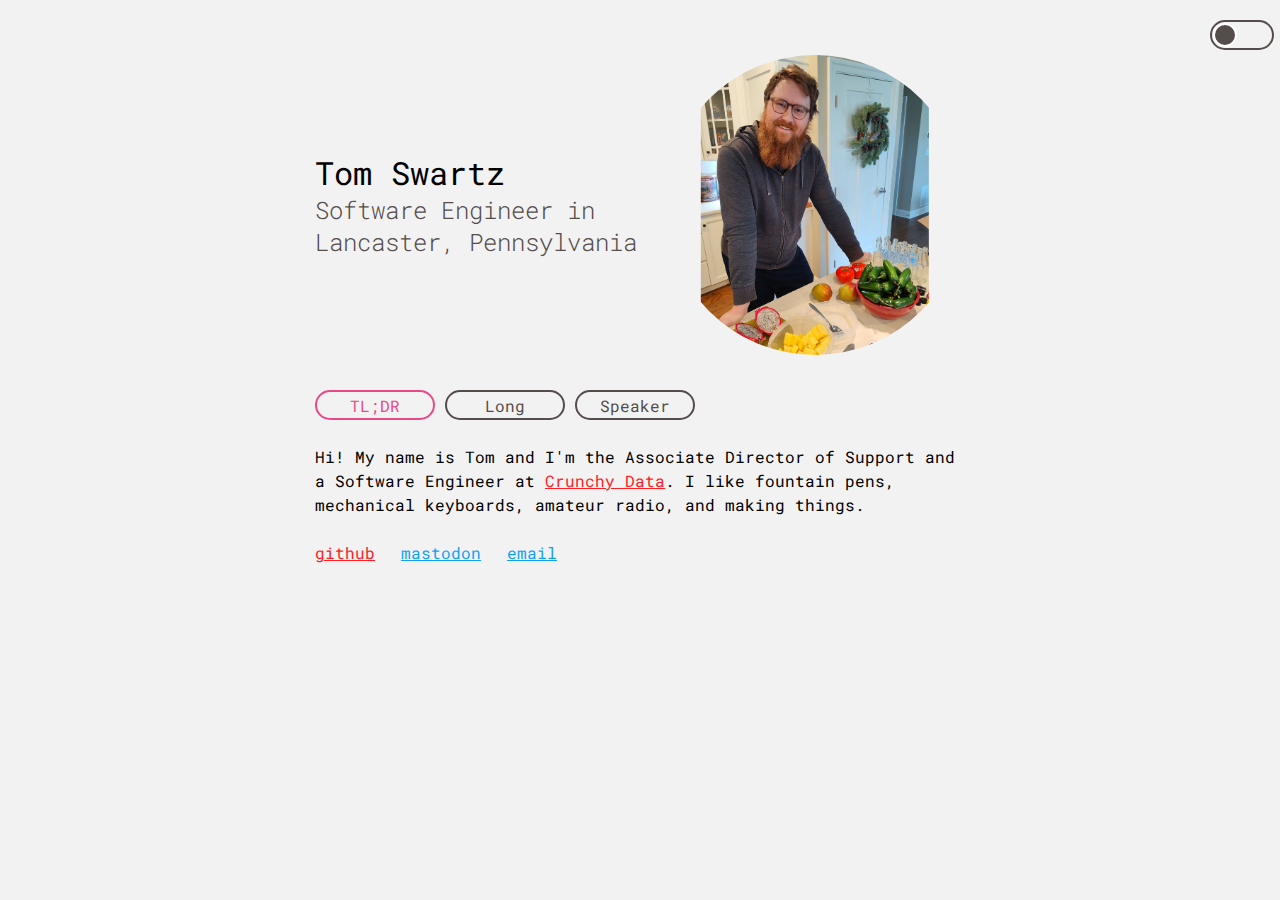
<file: index.html>
<!DOCTYPE html>
<html lang="en">
  <head>
    <title>Tom Swartz</title>
    <meta class="local" name="author" content="Tom Swartz" />
    <meta class="local" name="description" content="I'm the cryptid behind your local
    Denny's. Hot Sauce, Craft Beers, Scifi, Amateur Radio, and Oxford Commas.
    750,000 Scovilles. Huge fan of space; both outer and personal." />
    <meta class="local" name="image" content="https://avatars0.githubusercontent.com/u/582862?v=3&s=460" />
    <meta charset="UTF-8">

    <!-- Favicon/theme -->
    <link rel="apple-touch-icon" sizes="180x180" href="/img/apple-touch-icon.png" />
    <link rel="icon" type="image/png" href="/img/favicon-32x32.png" sizes="32x32" />
    <link rel="icon" type="image/png" href="/img/favicon-16x16.png" sizes="16x16" />
    <link rel="manifest" href="/img/manifest.json" />
    <link rel="mask-icon" href="/img/safari-pinned-tab.svg" color="#24d05a" />
    <link rel="shortcut icon" href="/img/favicon.ico" />
    <meta name="msapplication-config" content="/img/browserconfig.xml" />
    <meta name="theme-color" content="#ffffff" />

    <!-- Twitter data -->
    <meta name="twitter:card" content="summary_large_image" />
    <meta name="twitter:site" content="@tswartz07" />
    <meta name="twitter:title" content="Tom Swartz, Software Engineer and PostgreSQL Support Specialist in Lancaster, Pennsylvania." />
    <meta name="twitter:description" content="I'm the cryptid behind your local
    Denny's. Hot Sauce, Craft Beers, Scifi, Amateur Radio, and Oxford Commas.
    750,000 Scovilles. Huge fan of space; both outer and personal." />
    <meta name="twitter:creator" content="@tswartz07" />
    <meta name="twitter:image" content="https://avatars0.githubusercontent.com/u/582862?v=3&s=460" />
    <meta name="twitter:image:alt" content="Picture of Tom Swartz" />
    <!-- Mastodon data -->
    <link rel="me" href="https://hachyderm.io/@tswartz07" />

    <meta name="viewport" content="width=device-width, initial-scale=1, maximum-scale=1" />

    <link href="https://fonts.googleapis.com/css?family=Roboto+Mono" rel="stylesheet" />
    <link rel="stylesheet" href="./style.css" />
  </head>
  <body>
    <div class="container">
      <div class="header-section">
        <div class="header-frame">
          <h1>Tom Swartz</h1>
          <h2>Software Engineer in Lancaster, Pennsylvania</h2>
        </div>
        <div class="img-frame">
          <img id="propic" src="" alt="" />
        </div>
      </div>
      <div class="bio-switcher">
        <div class="toggler">
          <button id="short" class="show">TL;DR</button>
          <button id="long">Long</button>
          <button id="speaker">Speaker</button>
        </div>
        <div class="bio short show">
          Hi! My name is Tom and I'm the Associate Director of Support and a Software Engineer 
          at <a href="https://www.crunchydata.com">Crunchy Data</a>. I like fountain pens,
          mechanical keyboards, amateur radio, and making things.
        </div>
        <div class="bio long">
          Heyo!<br/>My name is Tom and I'm the Associate Director of Support and
          a Software Engineer at <a href="https://www.crunchydata.com">Crunchy
          Data</a>.<br/> Before now, I worked as a Building Technology
          Support Specialist at <a href="https://www.pennmanor.net/">Penn
          Manor School District</a> in Lancaster, Pennsylvania and before
          that, I graduated with a B.S. in Physics from The University of
          Scranton in 2011.<br/> In my spare time, I enjoy building mechanical
          keyboards, writing things down with fancy fountain pens, making
          homemade hot sauces, modifying hardware, playing around with
          amateur radio, and experimenting with Software Defined Radio.<br/>
          In terms of where I am on the internet (and off), you might have
          seen me involved with Lancaster-area Technology groups, such as
          <a href="https://techlancaster.com/">TechLancaster</a>, or giving
          one of many talks at <a href="http://cposc.org/">CPOSC</a>.
          I spend a lot of time working on tiny little projects,
          many of which are posted and available on my public
          <a href="https://github.com/tomswartz07/">GitHub
          page</a> and I sometimes rant about technology on <a
          href="https://hachyderm.io/@tswartz07">Mastodon</a>. I'm excited to be a
          part of the Lancaster area technology scene and I would love to hear
          from you.
        </div>
        <div class="bio speaker">
          Tom is the Associate Director of Support and a developer with Crunchy Data,
          providing techincal assistance to hundreds of large organizations and
          programming software for and around PostgreSQL databases. An avid
          speaker, he as participated in many years of Central Pennsylvania Open
          Source Conferences, TechLancaster events, and other events in and
          around Central Pennsylvania. He is an avid enthusiast of mechanical
          keyboards, amateur radio, and is a passionate advocate for free and
          open source software.
        </div>
      </div>
      <div class="links">
        <a href="http://github.com/tomswartz07">github</a>
        <a href="https://hachyderm.io/@tswartz07">mastodon</a>
        <a href="mailto:tom@tswartz.net">email</a>
      </div>
    </div>
    <div class="dark-mode-toggler">
      <input type="checkbox" id="toggler" />
      <label for="toggler" aria-label="Toggler for Dark Mode"></label>
    </div>
    <script src="./script.js"></script>
  </body>
</html>
</file>
<file: style.css>
html,
body {
  width: 100%;
  margin: 0;
  padding: 0;
}

body,
button {
  background: #f2f2f2;
  color: #000;
  font-family: 'Roboto Mono', monospace;
}

::selection {
  background-color: #eb4888;
  color: #000;
}

body.dark-mode,
body.dark-mode button,
button.dark-mode,
button.dark-mode button {
  background: #000;
  color: #c3c6ca;
}

button {
  width: 120px;
  height: 30px;
  border: 2px solid #554d4b;
  border-radius: 15px;
  box-sizing: border-box;
  color: #554d4b;
  font-size: 1rem;
  overflow: auto;
  transition: 0.4s ease all;
}
button:hover {
  background: rgba(150, 151, 156, 0.1);
  cursor: pointer;
}

.container {
  margin: 50px auto;
  padding: 5px;
  max-width: 650px;
}
@media (max-width: 600px) {
  .container {
    padding: 20px;
  }
}

.header-section {
  display: flex;
  align-items: center;
  justify-content: center;
  flex-wrap: wrap;
}

.header-frame {
  max-width: 350px;
}

.dark-mode-toggler {
  position: fixed;
  top: 20px;
  right: 5px;
}
.dark-mode-toggler label {
  position: relative;
}
.dark-mode-toggler input[type='checkbox'] {
  display: none;
}
.dark-mode-toggler input[type='checkbox'] + label::before {
  content: '';
  display: block;
  height: 26px;
  width: 60px;
  background: #f2f2f2;
  border: 2px solid #554d4b;
  border-radius: 15px;
  position: absolute;
  top: 0px;
  left: -65px;
}
.dark-mode-toggler input[type='checkbox'] + label::after {
  content: '';
  display: block;
  height: 20px;
  width: 20px;
  background: #554d4b;
  border: 2px solid #fff;
  border-radius: 50%;
  position: absolute;
  top: 3px;
  left: -62px;
  transition: all 0.4s ease-in;
}
.dark-mode-toggler input[type='checkbox']:checked + label::before {
  background: #000;
  border: 2px solid #fff;
}
.dark-mode-toggler input[type='checkbox']:checked + label::after {
  left: -28px;
  background: #000;
  border: 2px solid #fff;
  transition: all 0.4s ease-in;
}

h1 {
  font-weight: 400;
  margin: 0;
}

h2 {
  color: #554d4b;
  font-weight: 300;
  margin: 0 0 0.5em 0;
}

a {
  color: #554d4b;
}
a:hover {
  font-weight: bold;
}

.img-frame {
  position: relative;
  width: 300px;
  height: 300px;
  margin: 0 0 10px 0;
  border-radius: 50%;
  overflow: hidden;
}
.img-frame img {
  position: absolute;
  top: 50%;
  left: 50%;
  -webkit-transform: translate(-50%, -50%);
  transform: translate(-50%, -50%);
  height: 100%;
}

.links {
  margin: 25px 0;
}
.links a:not(:last-child) {
  padding: 0 16px 0 0;
}
@media (max-width: 600px) {
  .links {
    text-align: center;
  }
}

.toggler {
  margin: 25px 0;
}
.toggler .show {
  border-color: #eb4888;
  color: #eb4888;
}
@media (max-width: 600px) {
  .toggler {
    text-align: center;
  }
  .toggler button {
    margin: 5px;
  }
}

.bio {
  display: none;
  line-height: 24px;
}
.bio br {
  display: block;
  content: '';
  height: 15px;
}
.bio.show {
  display: block;
}

@media (prefers-color-scheme: dark) {
  body {
    background-color: #000;
    color: #c3c6ca;
  }
  img {
    filter: grayscale(30%);
  }
}
</file>
